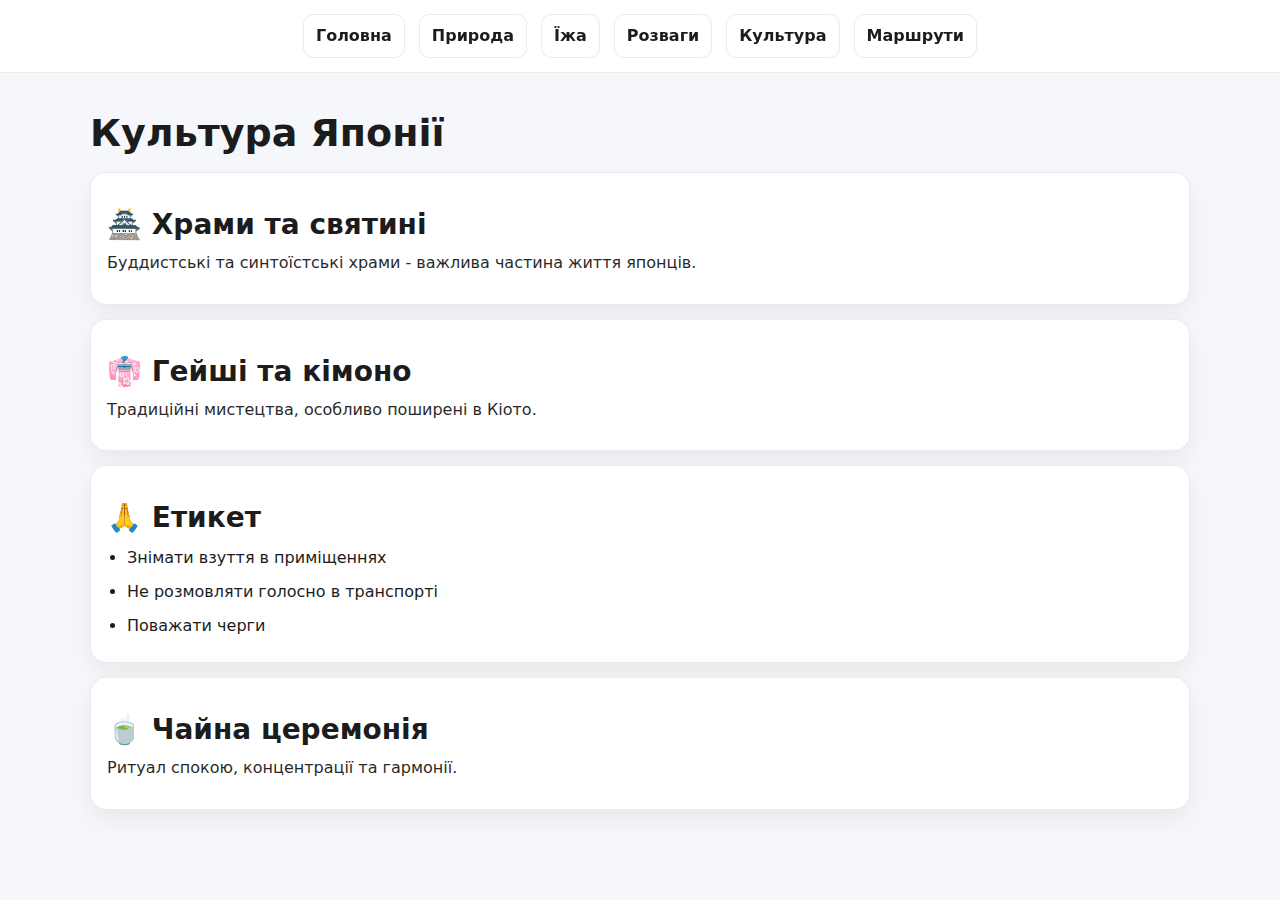
<file: culture.html>
<!DOCTYPE html>
<html lang="uk">
<head>
  <meta charset="UTF-8">
  <title>Культура Японії</title>
  <link rel="stylesheet" href="styles.css">
</head>
<body>
<header>
  <nav>
    <a href="index.html">Головна</a>
    <a href="nature.html">Природа</a>
    <a href="food.html">Їжа</a>
    <a href="fun.html">Розваги</a>
    <a href="culture.html">Культура</a>
    <a href="routes.html">Маршрути</a>
  </nav>
</header>

<main class="page">
  <h1>Культура Японії</h1>

  <section>
    <h2>🏯 Храми та святині</h2>
    <p>
      Буддистські та синтоїстські храми - важлива частина життя японців.
    </p>
  </section>

  <section>
    <h2>👘 Гейші та кімоно</h2>
    <p>
      Традиційні мистецтва, особливо поширені в Кіото.
    </p>
  </section>

  <section>
    <h2>🙏 Етикет</h2>
    <ul>
      <li>Знімати взуття в приміщеннях</li>
      <li>Не розмовляти голосно в транспорті</li>
      <li>Поважати черги</li>
    </ul>
  </section>

  <section>
    <h2>🍵 Чайна церемонія</h2>
    <p>
      Ритуал спокою, концентрації та гармонії.
    </p>
  </section>
</main>
</body>
</html>
</file>
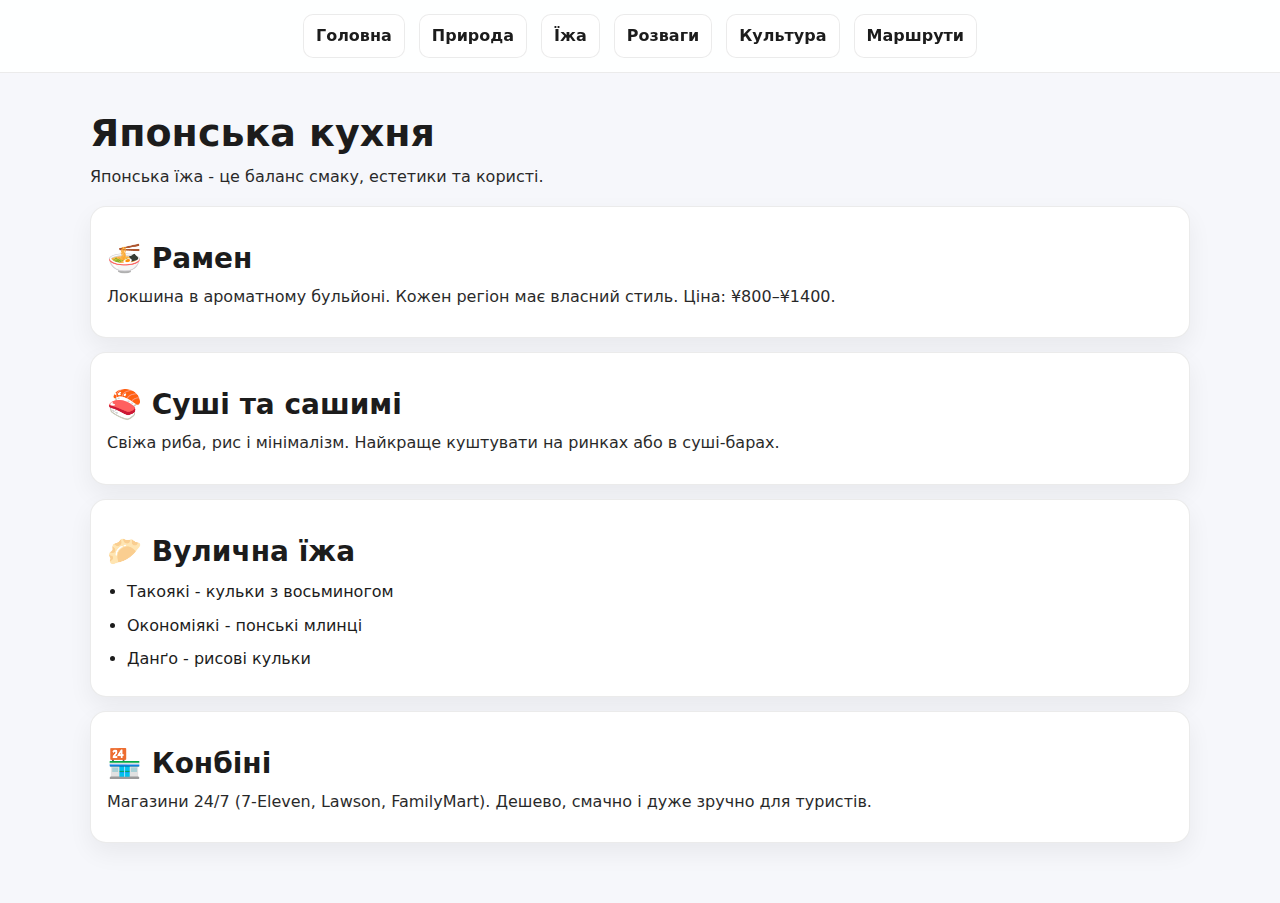
<file: food.html>
<!DOCTYPE html>
<html lang="uk">
<head>
  <meta charset="UTF-8">
  <title>Їжа Японії</title>
  <link rel="stylesheet" href="styles.css">
</head>
<body>
<header>
  <nav>
    <a href="index.html">Головна</a>
    <a href="nature.html">Природа</a>
    <a href="food.html">Їжа</a>
    <a href="fun.html">Розваги</a>
    <a href="culture.html">Культура</a>
    <a href="routes.html">Маршрути</a>
  </nav>
</header>

<main class="page">
  <h1>Японська кухня</h1>
  <p>Японська їжа - це баланс смаку, естетики та користі.</p>

  <section>
    <h2>🍜 Рамен</h2>
    <p>
      Локшина в ароматному бульйоні. Кожен регіон має власний стиль.
      Ціна: ¥800–¥1400.
    </p>
  </section>

  <section>
    <h2>🍣 Суші та сашимі</h2>
    <p>
      Свіжа риба, рис і мінімалізм. Найкраще куштувати на ринках або в суші-барах.
    </p>
  </section>

  <section>
    <h2>🥟 Вулична їжа</h2>
    <ul>
      <li>Такоякі - кульки з восьминогом</li>
      <li>Окономіякі - понські млинці</li>
      <li>Данґо - рисові кульки</li>
    </ul>
  </section>

  <section>
    <h2>🏪 Конбіні</h2>
    <p>
      Магазини 24/7 (7-Eleven, Lawson, FamilyMart).
      Дешево, смачно і дуже зручно для туристів.
    </p>
  </section>
</main>
</body>
</html>
</file>
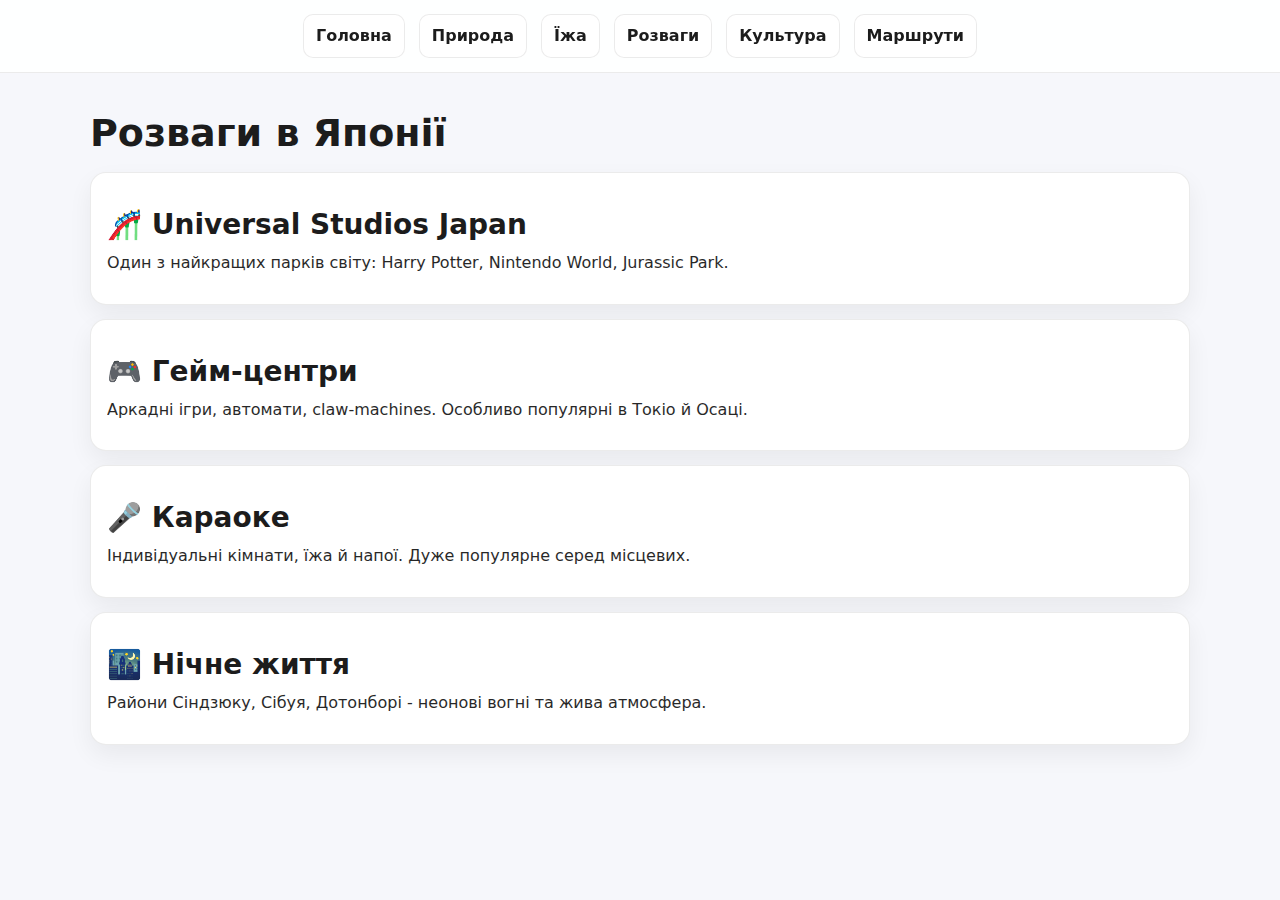
<file: fun.html>
<!DOCTYPE html>
<html lang="uk">
<head>
  <meta charset="UTF-8">
  <title>Розваги в Японії</title>
  <link rel="stylesheet" href="styles.css">
</head>
<body>
<header>
  <nav>
    <a href="index.html">Головна</a>
    <a href="nature.html">Природа</a>
    <a href="food.html">Їжа</a>
    <a href="fun.html">Розваги</a>
    <a href="culture.html">Культура</a>
    <a href="routes.html">Маршрути</a>
  </nav>
</header>

<main class="page">
  <h1>Розваги в Японії</h1>

  <section>
    <h2>🎢 Universal Studios Japan</h2>
    <p>
      Один з найкращих парків світу: Harry Potter, Nintendo World, Jurassic Park.
    </p>
  </section>

  <section>
    <h2>🎮 Гейм-центри</h2>
    <p>
      Аркадні ігри, автомати, claw-machines. Особливо популярні в Токіо й Осаці.
    </p>
  </section>

  <section>
    <h2>🎤 Караоке</h2>
    <p>
      Індивідуальні кімнати, їжа й напої. Дуже популярне серед місцевих.
    </p>
  </section>

  <section>
    <h2>🌃 Нічне життя</h2>
    <p>
      Райони Сіндзюку, Сібуя, Дотонборі - неонові вогні та жива атмосфера.
    </p>
  </section>
</main>
</body>
</html>
</file>
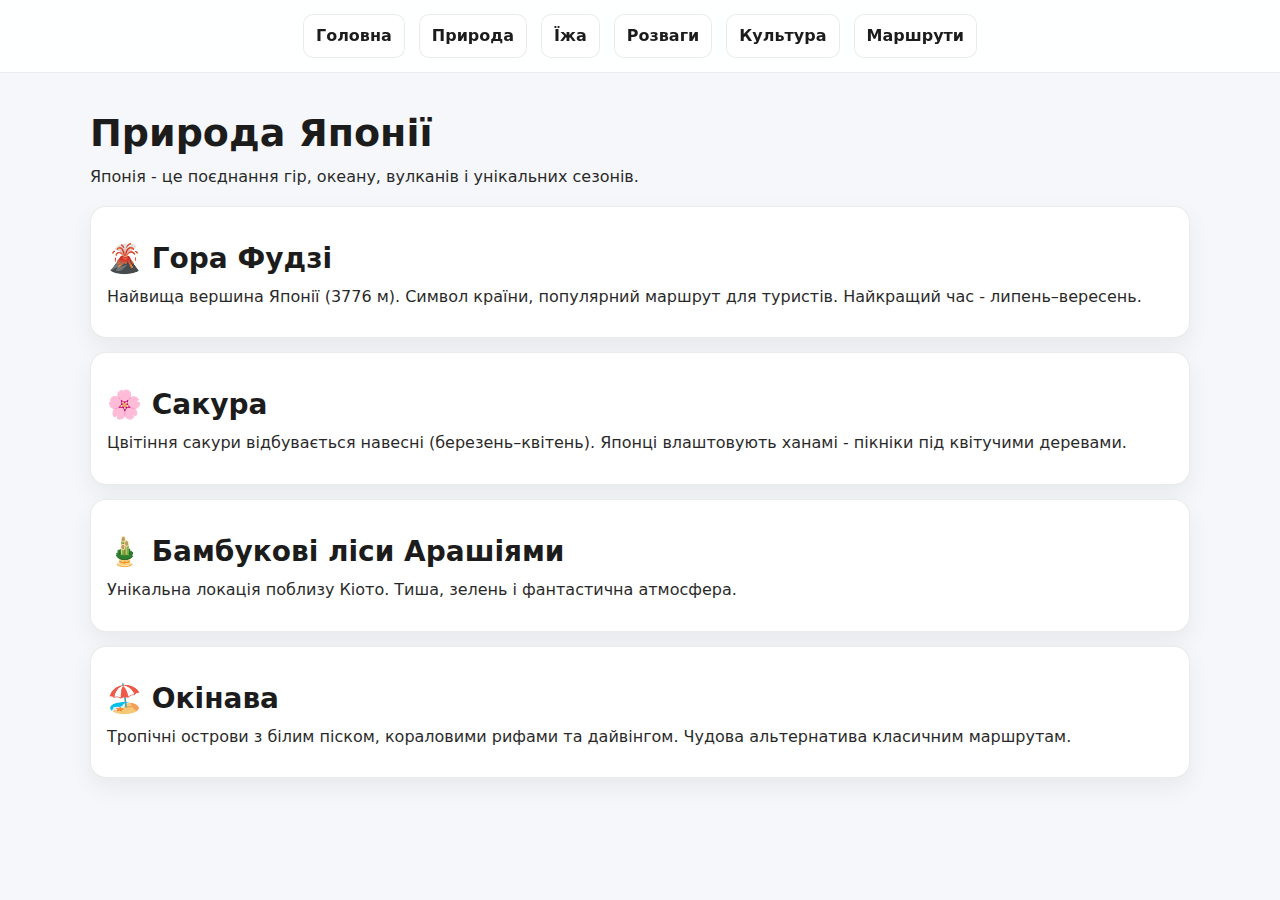
<file: nature.html>
<!DOCTYPE html>
<html lang="uk">
<head>
  <meta charset="UTF-8">
  <title>Природа Японії</title>
  <link rel="stylesheet" href="styles.css">
</head>
<body>
<header>
  <nav>
    <a href="index.html">Головна</a>
    <a href="nature.html">Природа</a>
    <a href="food.html">Їжа</a>
    <a href="fun.html">Розваги</a>
    <a href="culture.html">Культура</a>
    <a href="routes.html">Маршрути</a>
  </nav>
</header>

<main class="page">
  <h1>Природа Японії</h1>
  <p>Японія - це поєднання гір, океану, вулканів і унікальних сезонів.</p>

  <section>
    <h2>🌋 Гора Фудзі</h2>
    <p>
      Найвища вершина Японії (3776 м). Символ країни, популярний маршрут для туристів.
      Найкращий час - липень–вересень.
    </p>
  </section>

  <section>
    <h2>🌸 Сакура</h2>
    <p>
      Цвітіння сакури відбувається навесні (березень–квітень).
      Японці влаштовують ханамі - пікніки під квітучими деревами.
    </p>
  </section>

  <section>
    <h2>🎍 Бамбукові ліси Арашіями</h2>
    <p>
      Унікальна локація поблизу Кіото. Тиша, зелень і фантастична атмосфера.
    </p>
  </section>

  <section>
    <h2>🏖️ Окінава</h2>
    <p>
      Тропічні острови з білим піском, кораловими рифами та дайвінгом.
      Чудова альтернатива класичним маршрутам.
    </p>
  </section>
</main>
</body>
</html>
</file>
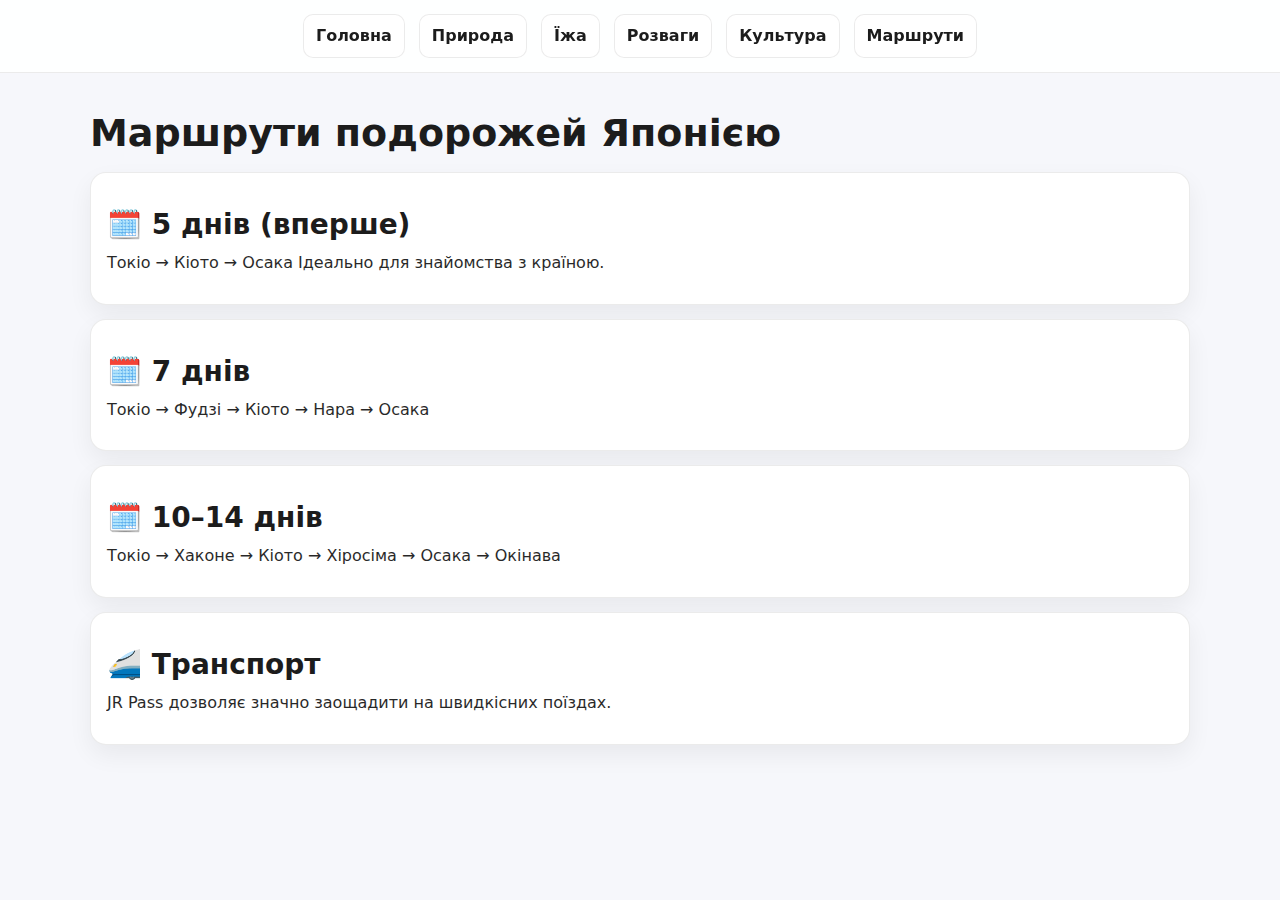
<file: routes.html>
<!DOCTYPE html>
<html lang="uk">
<head>
  <meta charset="UTF-8">
  <title>Маршрути Японією</title>
  <link rel="stylesheet" href="styles.css">
</head>
<body>
<header>
  <nav>
    <a href="index.html">Головна</a>
    <a href="nature.html">Природа</a>
    <a href="food.html">Їжа</a>
    <a href="fun.html">Розваги</a>
    <a href="culture.html">Культура</a>
    <a href="routes.html">Маршрути</a>
  </nav>
</header>

<main class="page">
  <h1>Маршрути подорожей Японією</h1>

  <section>
    <h2>🗓️ 5 днів (вперше)</h2>
    <p>
      Токіо → Кіото → Осака  
      Ідеально для знайомства з країною.
    </p>
  </section>

  <section>
    <h2>🗓️ 7 днів</h2>
    <p>
      Токіо → Фудзі → Кіото → Нара → Осака
    </p>
  </section>

  <section>
    <h2>🗓️ 10–14 днів</h2>
    <p>
      Токіо → Хаконе → Кіото → Хіросіма → Осака → Окінава
    </p>
  </section>

  <section>
    <h2>🚄 Транспорт</h2>
    <p>
      JR Pass дозволяє значно заощадити на швидкісних поїздах.
    </p>
  </section>
</main>
</body>
</html>
</file>
<file: styles.css>
* { box-sizing: border-box; }
html { scroll-behavior: smooth; }

body {
  margin: 0;
  font-family: system-ui, -apple-system, "Segoe UI", Roboto, Arial, sans-serif;
  line-height: 1.6;
  color: #1c1c1c;
  background: #f6f7fb;
}

img { max-width: 100%; height: auto; display: block; }

a { color: inherit; text-decoration: none; }
a:hover { opacity: 0.9; }

.page, main {
  width: min(1100px, 92%);
  margin: 0 auto;
  padding: 24px 0 60px;
}

/* =========================
   HEADER / NAV
========================= */
header {
  position: sticky;
  top: 0;
  z-index: 1000;
  background: rgba(255, 255, 255, 0.9);
  backdrop-filter: blur(10px);
  border-bottom: 1px solid rgba(0,0,0,0.08);
}

nav {
  width: min(1100px, 92%);
  margin: 0 auto;
  display: flex;
  gap: 14px;
  flex-wrap: wrap;
  align-items: center;
  justify-content: center;
  padding: 14px 0;
}

nav a {
  padding: 8px 12px;
  border-radius: 10px;
  font-weight: 600;
  transition: 0.2s ease;
  border: 1px solid rgba(0,0,0,0.08);
  background: #ffffff;
}

nav a:hover {
  transform: translateY(-1px);
  border-color: rgba(0,0,0,0.18);
}

/* Активне посилання (додай клас active у HTML) */
nav a.active {
  background: #1c1c1c;
  color: #fff;
  border-color: #1c1c1c;
}

/* =========================
   TITLES / TEXT
========================= */
h1 {
  margin: 14px 0 8px;
  font-size: clamp(26px, 3vw, 38px);
  line-height: 1.2;
}

h2 {
  margin: 18px 0 8px;
  font-size: clamp(20px, 2.2vw, 28px);
  line-height: 1.25;
}

h3 {
  margin: 16px 0 6px;
  font-size: 18px;
}

p { margin: 0 0 12px; opacity: 0.95; }

/* =========================
   SECTIONS / CARDS
========================= */
section {
  margin-top: 16px;
  padding: 16px;
  background: #fff;
  border: 1px solid rgba(0,0,0,0.08);
  border-radius: 16px;
  box-shadow: 0 10px 24px rgba(0,0,0,0.06);
}

section + section { margin-top: 14px; }

/* Маленькі “плашки” всередині секцій */
.badge {
  display: inline-block;
  padding: 6px 10px;
  border-radius: 999px;
  border: 1px solid rgba(0,0,0,0.1);
  background: rgba(0,0,0,0.04);
  font-size: 13px;
  font-weight: 600;
}

/* =========================
   LISTS
========================= */
ul, ol {
  margin: 10px 0 0 20px;
  padding: 0;
}

li { margin: 8px 0; }

/* =========================
   BUTTONS (на майбутнє)
========================= */
.btn {
  display: inline-block;
  padding: 10px 16px;
  border-radius: 12px;
  border: 1px solid rgba(0,0,0,0.14);
  background: #1c1c1c;
  color: #fff;
  font-weight: 700;
  cursor: pointer;
  transition: 0.2s ease;
}

.btn:hover { transform: translateY(-1px); }

.btn-secondary {
  background: #fff;
  color: #1c1c1c;
}

/* =========================
   FOOTER
========================= */
.footer {
  width: min(1100px, 92%);
  margin: 0 auto 30px;
  padding: 18px;
  background: #fff;
  border: 1px solid rgba(0,0,0,0.08);
  border-radius: 16px;
  box-shadow: 0 10px 24px rgba(0,0,0,0.06);
}

.footer a {
  font-weight: 700;
  text-decoration: underline;
  text-underline-offset: 3px;
}

/* =========================
   RESPONSIVE
========================= */
@media (max-width: 600px) {
  nav { justify-content: flex-start; }
  nav a { width: 100%; text-align: center; }
  section { padding: 14px; }
}
</file>
